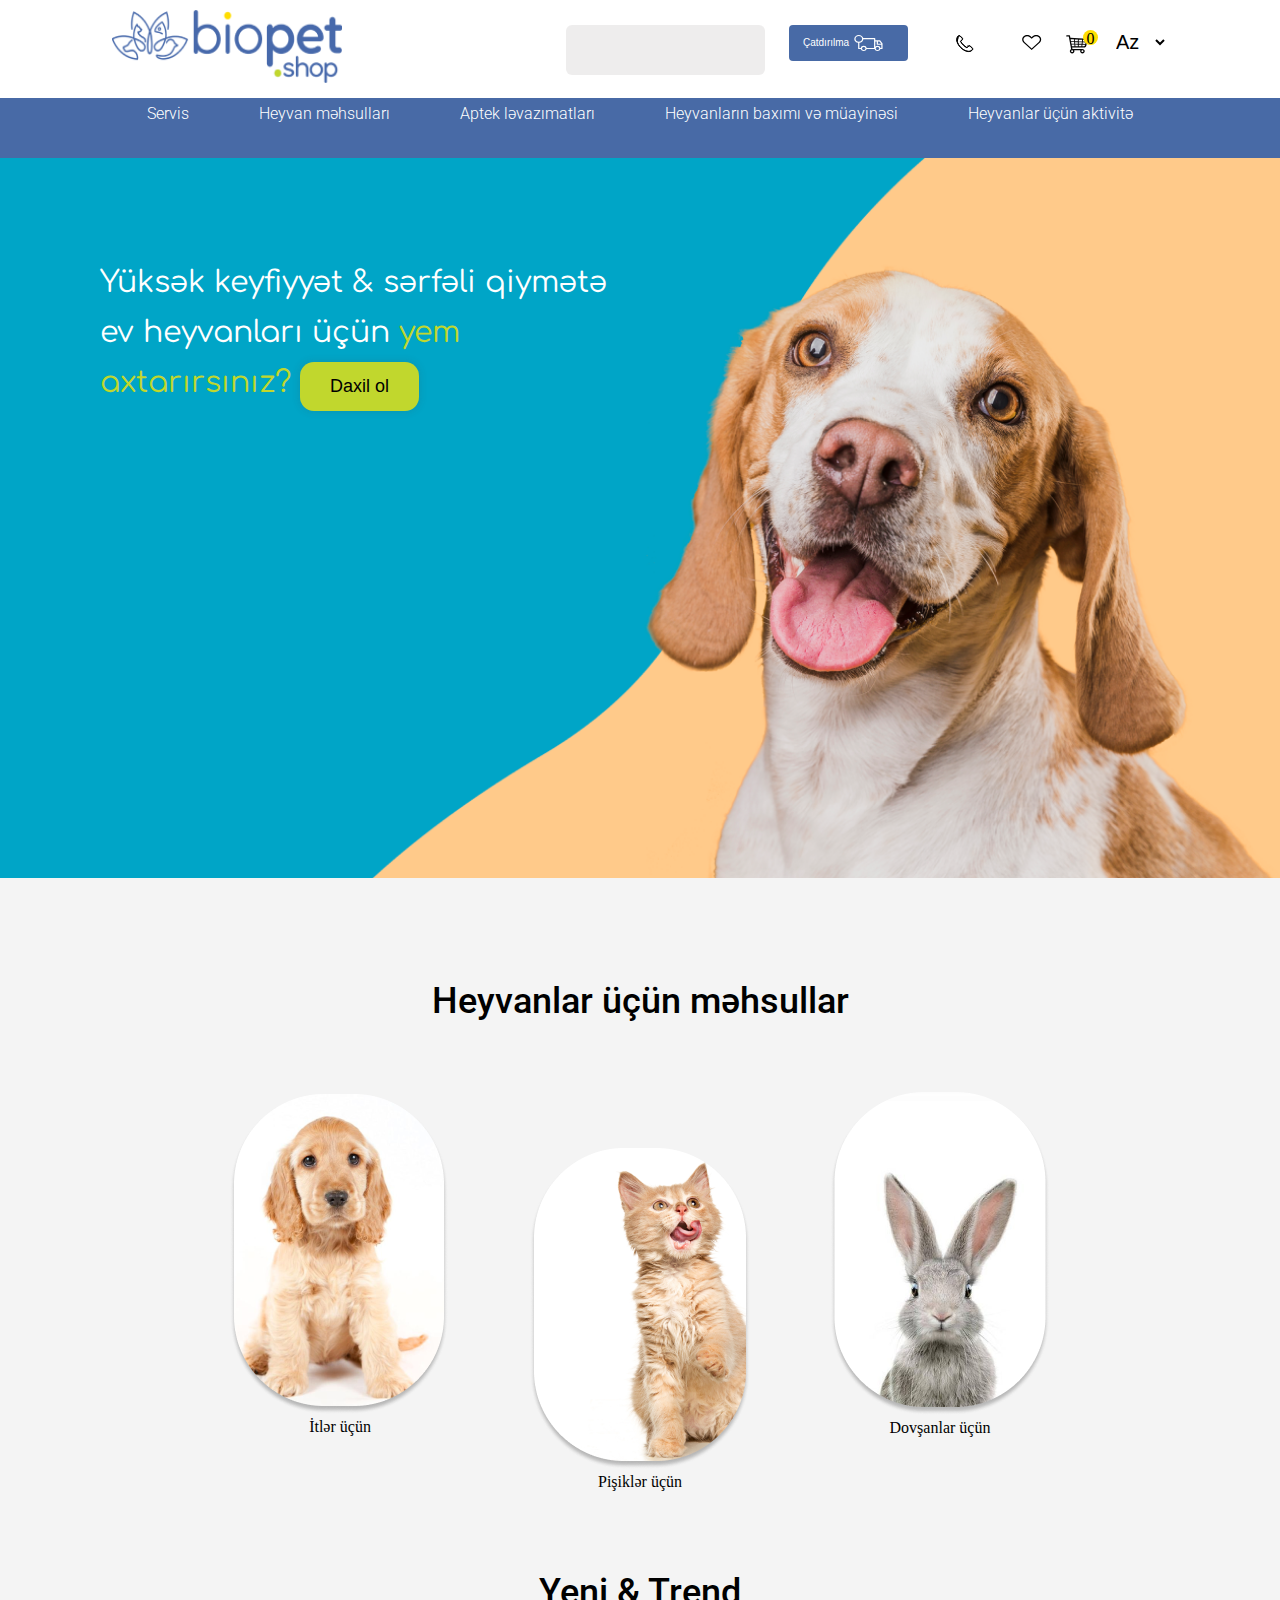
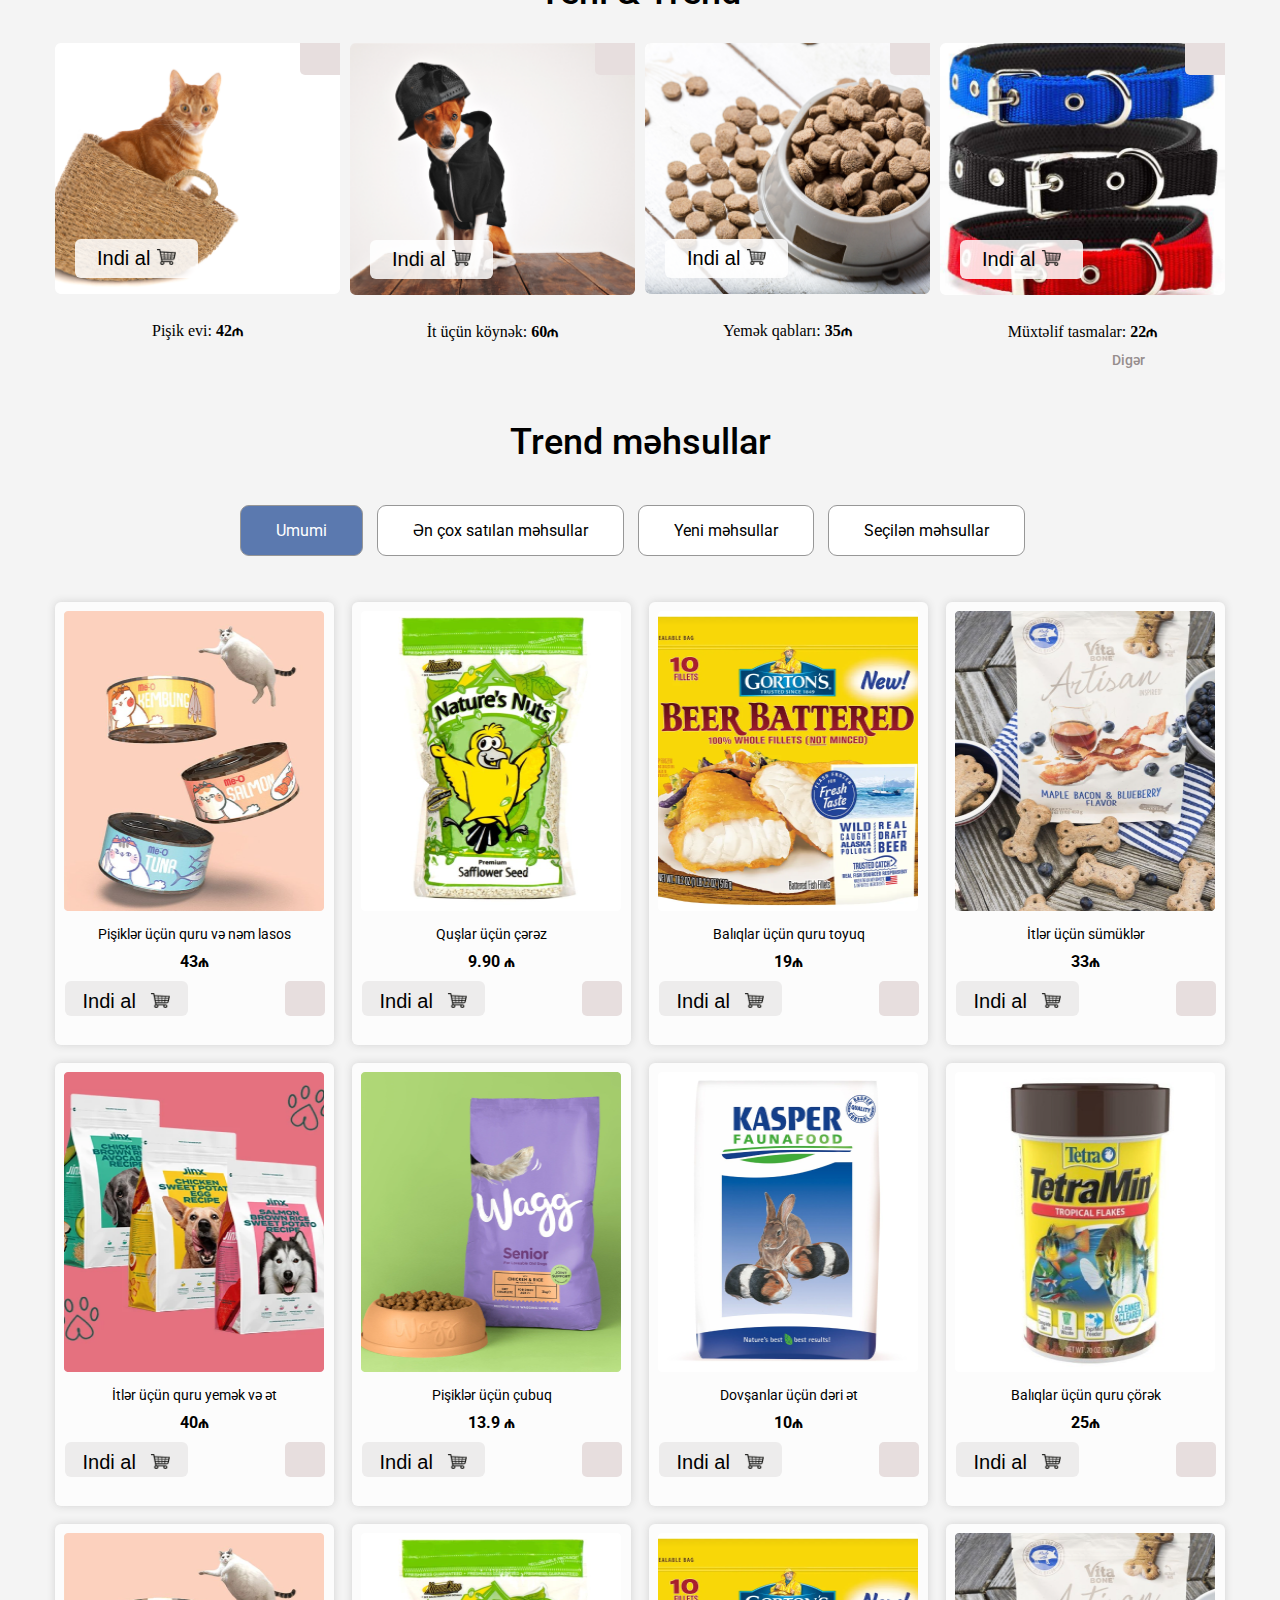
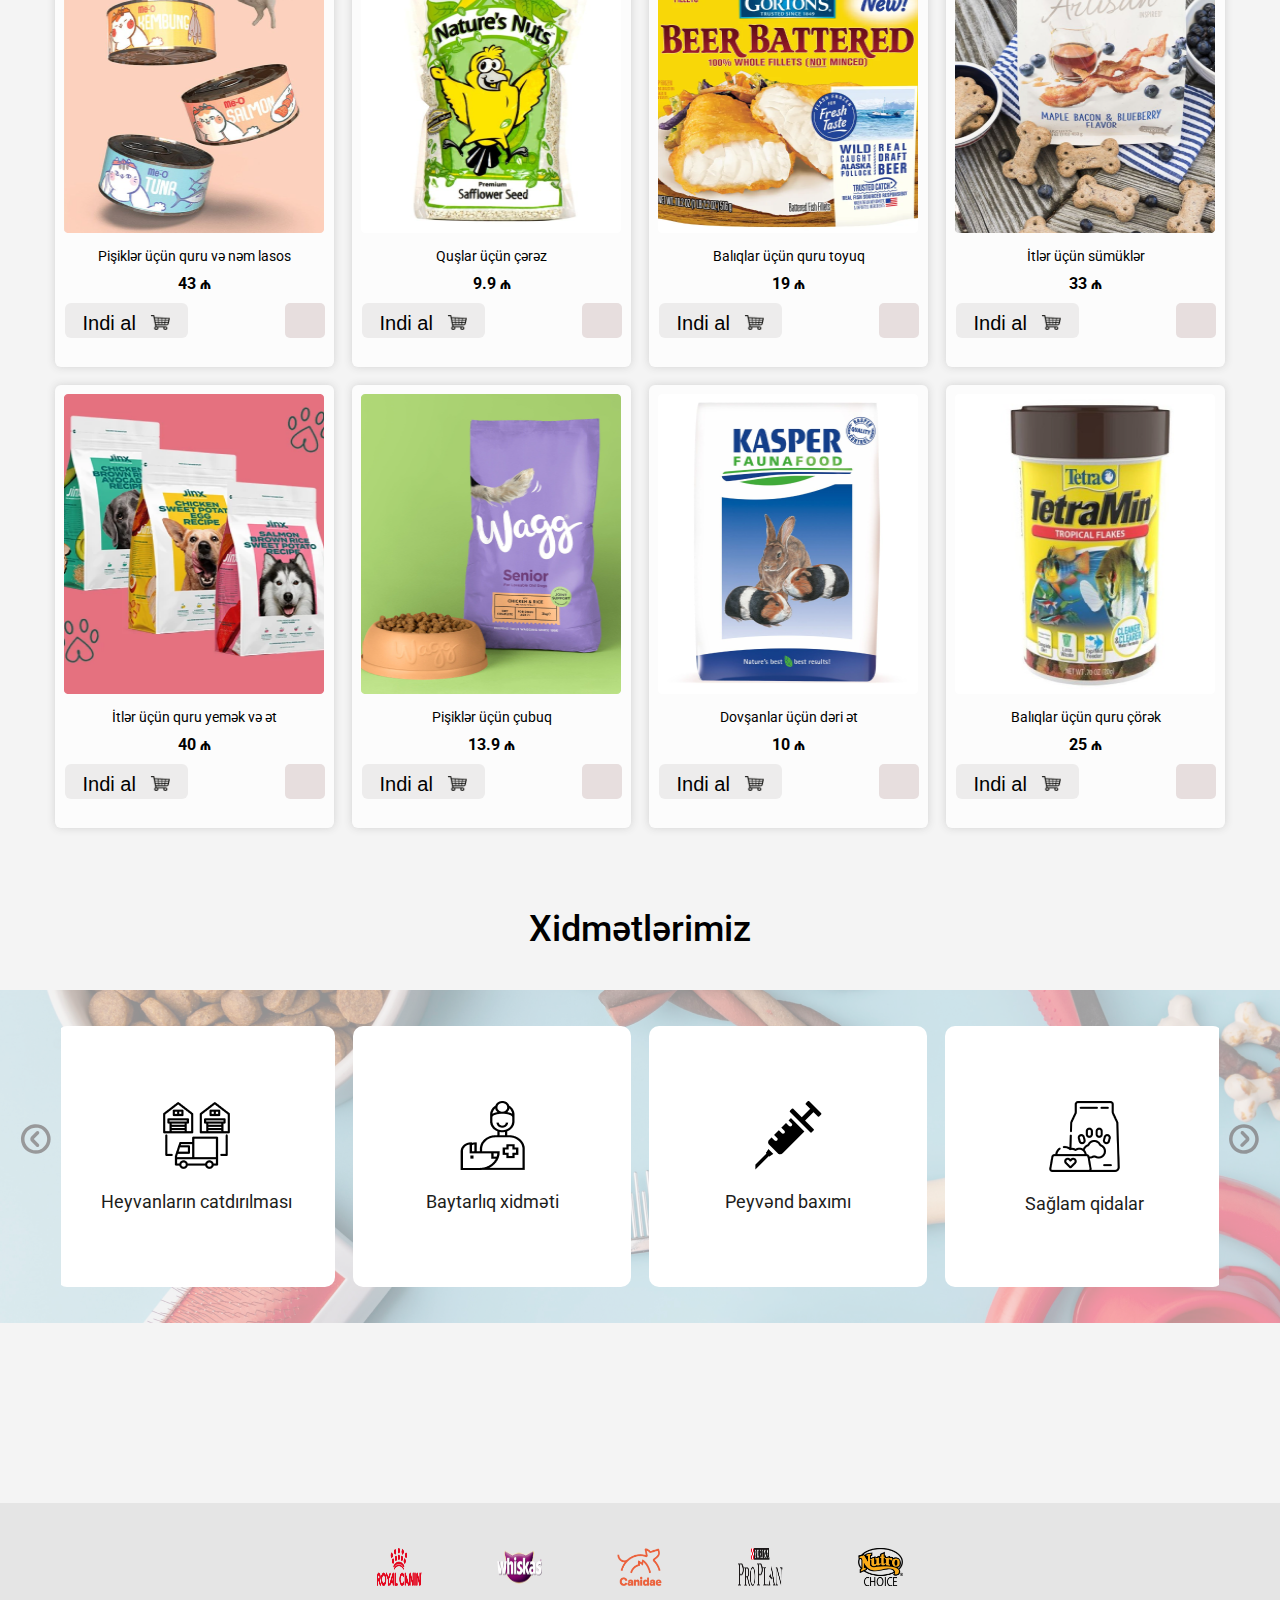
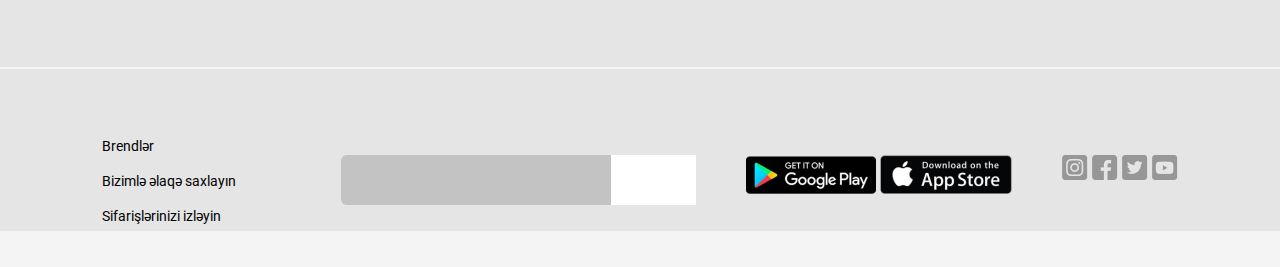
<file: index.html>
<!DOCTYPE html>
<html lang="en">
  <head>
    <meta charset="UTF-8" />
    <meta http-equiv="X-UA-Compatible" content="IE=edge" />
    <meta name="viewport" content="width=device-width, initial-scale=1.0" />
    <title>Document</title>
    <link rel="stylesheet" href="style.css" />
    <link rel="stylesheet" href="responsive.css" />
    <link
      rel="stylesheet"
      href="https://cdnjs.cloudflare.com/ajax/libs/font-awesome/6.2.0/css/all.min.css"
      integrity="sha512-xh6O/CkQoPOWDdYTDqeRdPCVd1SpvCA9XXcUnZS2FmJNp1coAFzvtCN9BmamE+4aHK8yyUHUSCcJHgXloTyT2A=="
      crossorigin="anonymous"
      referrerpolicy="no-referrer"
    />
    <link rel="preconnect" href="https://fonts.googleapis.com" />
    <link rel="preconnect" href="https://fonts.gstatic.com" crossorigin />
    <link
      href="https://fonts.googleapis.com/css2?family=Comfortaa:wght@300;400;500;600;700&display=swap"
      rel="stylesheet"
    />
    <link rel="preconnect" href="https://fonts.googleapis.com" />
    <link rel="preconnect" href="https://fonts.gstatic.com" crossorigin />
    <link
      href="https://fonts.googleapis.com/css2?family=Comfortaa:wght@300;400;500;600;700&family=Roboto:ital,wght@0,100;0,300;0,400;0,500;1,100;1,300;1,400;1,500&display=swap"
      rel="stylesheet"
    />
  </head>
  <body>
 <header>
      <div class="header_full">
        <div class="header_head_container">
          <img
            class="biopet"
            src="images/249d0859-6e00-4bd6-bae3-7f50f2a73db7 1.png"
            alt=""
          />
          <div class="header_right">
            <div class="serch_icon">
              <input class="input" type="text" name="" id="" />
              <i class="fa-solid fa-magnifying-glass"></i>
            </div>
            <div class="button">
              <button>Çatdırılma</button>
              <svg
                width="29"
                height="16"
                viewBox="0 0 29 16"
                fill="none"
                xmlns="http://www.w3.org/2000/svg"
              >
                <path
                  d="M4.13164 7.78243V13.5319C4.13164 13.8243 4.41272 14.0669 4.75167 14.0669H6.82671C7.16566 15.1797 8.33132 16 9.72019 16C11.1091 16 12.283 15.1797 12.6137 14.0669H20.6079C20.9469 15.1797 22.1126 16 23.5014 16C24.8903 16 26.0642 15.1797 26.3949 14.0669H27.9326C28.2715 14.0669 28.5526 13.8243 28.5526 13.5319V8.48863C28.5526 8.3745 28.5113 8.2675 28.4369 8.1819L26.2874 5.56398C26.1717 5.42131 25.9815 5.33571 25.7831 5.33571H21.3024V3.65225C21.3024 3.35979 21.0213 3.11725 20.6823 3.11725H9.25723C8.82734 1.34106 7.00032 0 4.8178 0C2.31288 0 0.279175 1.75479 0.279175 3.91618C0.279175 5.87071 1.95739 7.4971 4.13164 7.78243ZM9.72019 14.93C8.75294 14.93 7.96757 14.2523 7.96757 13.4177C7.96757 12.5831 8.75294 11.9055 9.72019 11.9055C10.6874 11.9055 11.4728 12.5831 11.4728 13.4177C11.4728 14.2523 10.6792 14.93 9.72019 14.93ZM23.5014 14.93C22.5342 14.93 21.7488 14.2523 21.7488 13.4177C21.7488 12.5831 22.5342 11.9055 23.5014 11.9055C24.4687 11.9055 25.254 12.5831 25.254 13.4177C25.254 14.2523 24.4687 14.93 23.5014 14.93ZM27.3125 8.66696V8.75256H23.9396V6.41284H25.4607L27.3125 8.66696ZM22.6995 6.41284V9.28756C22.6995 9.58003 22.9806 9.82256 23.3195 9.82256H27.3125V12.9969H26.4528C26.2213 11.77 24.9812 10.8355 23.5014 10.8355C22.6334 10.8355 21.848 11.1565 21.3024 11.6701V6.41284H22.6995ZM20.0623 13.004H12.6715C12.4401 11.7771 11.2 10.8426 9.72019 10.8426C8.24038 10.8426 7.00032 11.7771 6.76884 13.004H5.3717V7.80383C7.51288 7.57557 9.19109 6.06331 9.3399 4.19438H20.0623V13.004ZM4.8178 1.07713C6.63656 1.07713 8.11637 2.35399 8.11637 3.92332C8.11637 5.49264 6.63656 6.7695 4.8178 6.7695C2.99905 6.7695 1.51924 5.49264 1.51924 3.92332C1.51924 2.35399 2.99905 1.07713 4.8178 1.07713Z"
                  fill="white"
                />
              </svg>
            </div>
            
            <label for="head_icon" class="head_icon">
              <i class="fa-sharp fa-solid fa-caret-down"></i>
            </label>
            <input type="checkbox" name="" id="head_icon">
            <div class="icons">
              <svg
                class="tel"
                width="18"
                height="18"
                viewBox="0 0 18 18"
                fill="none"
                xmlns="http://www.w3.org/2000/svg"
              >
                <path
                  d="M2.16162 1.44014L2.16182 1.43994L2.53121 1.07072C2.62536 0.975815 2.73744 0.900558 2.86094 0.849337C2.98435 0.798159 3.11668 0.772005 3.25027 0.772393M2.16162 1.44014L1.23147 6.3455C1.73953 8.45285 3.03665 10.6094 4.85905 12.4327C6.68153 14.256 8.83618 15.5526 10.9423 16.0627L10.9426 16.0628C12.9219 16.5408 14.7043 16.2732 15.8449 15.1319L16.2147 14.7618L16.2148 14.7616C16.4051 14.5711 16.5119 14.3128 16.5119 14.0436C16.5119 13.7743 16.4051 13.5161 16.2148 13.3255L16.2147 13.3254L14.0903 11.1991L14.0901 11.1989C13.8997 11.0085 13.6414 10.9015 13.3721 10.9015C13.1027 10.9015 12.8444 11.0085 12.654 11.1989L12.6539 11.1991L11.063 12.791L11.0629 12.7911C11.0424 12.8116 11.0161 12.825 10.9876 12.8294C10.9591 12.8339 10.9299 12.8291 10.9043 12.8158L10.9043 12.8158C9.65169 12.1677 8.37783 11.2177 7.22593 10.065C6.07431 8.91262 5.12689 7.63866 4.47728 6.38468C4.46395 6.35891 4.45914 6.32952 4.46358 6.30078C4.46802 6.27213 4.48141 6.24568 4.50177 6.22522C4.50178 6.22522 4.50178 6.22521 4.50179 6.22521C4.50184 6.22515 4.50189 6.2251 4.50194 6.22505L6.09307 4.63325L6.09325 4.63307C6.28353 4.44251 6.39034 4.18422 6.39034 3.91499C6.39034 3.64576 6.28353 3.38748 6.09325 3.19692L6.09315 3.19682L3.96931 1.07108C3.96912 1.0709 3.96894 1.07071 3.96875 1.07053C3.87444 0.975744 3.76227 0.900585 3.63873 0.849407C3.51558 0.798393 3.38356 0.77222 3.25027 0.772393M2.16162 1.44014C1.02117 2.58137 0.753841 4.36551 1.23145 6.34543L2.16162 1.44014ZM3.25027 0.772393C3.25096 0.772395 3.25165 0.772398 3.25235 0.772401L3.24986 1.27239L3.25027 0.772393ZM10.882 16.3295L10.8788 16.3287C8.7608 15.8174 6.54951 14.5103 4.66866 12.6265C2.78744 10.7423 1.47955 8.52884 0.968541 6.41143L0.968515 6.41132C0.430038 4.1823 0.835262 2.38176 1.96941 1.24683L2.33889 0.877094C2.33894 0.877047 2.33898 0.877 2.33903 0.876953C2.58085 0.635526 2.90842 0.5 3.24986 0.5C3.59138 0.5 3.91901 0.635579 4.16084 0.877094L6.28555 3.00285C6.52702 3.24474 6.66271 3.57273 6.66271 3.91478C6.66271 4.25683 6.52702 4.58482 6.28555 4.82671L5.03041 6.08229L4.76087 6.35193L4.94954 6.68322C5.57591 7.7831 6.42289 8.87578 7.41813 9.87172C8.41341 10.8677 9.50618 11.7157 10.6048 12.3424L10.9365 12.5316L11.2063 12.2615L12.4613 11.0053L12.1076 10.6519L12.4613 11.0053C12.5809 10.8855 12.7229 10.7906 12.8791 10.7258C13.0353 10.661 13.2028 10.6277 13.3719 10.6277C13.541 10.6277 13.7084 10.661 13.8646 10.7258C14.0209 10.7906 14.1628 10.8855 14.2824 11.0053L14.2825 11.0053L16.4072 13.1315C16.4073 13.1316 16.4073 13.1316 16.4073 13.1316C16.6487 13.3734 16.7844 13.7012 16.7844 14.0431C16.7844 14.3851 16.6487 14.713 16.4072 14.9548L16.0373 15.3246L16.0367 15.3251C15.2341 16.1298 14.1069 16.5627 12.7312 16.563C12.1078 16.5583 11.4871 16.4799 10.882 16.3295Z"
                  fill="black"
                  stroke="black"
                />
              </svg>
              <i style="cursor: pointer" class="fa-regular fa-user"></i>

              <svg
                class="header_heart"
                width="20"
                height="15"
                viewBox="0 0 20 15"
                fill="none"
                xmlns="http://www.w3.org/2000/svg"
              >
                <path
                  d="M17.7027 7.72466C19.6566 5.95615 19.6566 3.08052 17.7027 1.32638C15.7488 -0.442128 12.5718 -0.442128 10.6179 1.32638L9.66475 2.18907L8.71164 1.32638C6.75776 -0.442128 3.58071 -0.442128 1.64272 1.32638C0.689602 2.17469 0.181274 3.32495 0.181274 4.53271C0.181274 5.74047 0.705487 6.87635 1.64272 7.73904L9.66475 15L17.7027 7.72466ZM1.43621 4.53271C1.43621 3.62689 1.81745 2.77858 2.53229 2.14594C3.26301 1.48454 4.21612 1.15385 5.16924 1.15385C6.12235 1.15385 7.07546 1.48454 7.80618 2.14594L9.66475 3.8138L11.5233 2.13156C12.9848 0.808771 15.3517 0.808771 16.7972 2.13156C17.4962 2.7642 17.8933 3.61251 17.8933 4.51833C17.8933 5.42416 17.5121 6.27247 16.7972 6.9051L9.66475 13.3753L2.53229 6.91948C1.83334 6.27247 1.43621 5.42416 1.43621 4.53271Z"
                  fill="black"
                />
              </svg>

              <div class="basket_icon">
                <svg
                  class="baskett"
                  width="22"
                  height="19"
                  viewBox="0 0 22 19"
                  fill="none"
                  xmlns="http://www.w3.org/2000/svg"
                >
                  <path
                    d="M0.819496 0.265747H3.33801C3.36181 0.265747 3.38203 0.276642 3.40517 0.279034C3.45347 0.28387 3.49862 0.291736 3.54388 0.306511C3.58177 0.318787 3.61597 0.333934 3.6505 0.352323C3.69023 0.373528 3.72606 0.396541 3.76069 0.425187C3.79256 0.451441 3.81961 0.479396 3.84595 0.510912C3.87311 0.543385 3.89631 0.576442 3.91691 0.61407C3.93821 0.652708 3.95317 0.692355 3.96623 0.735191C3.97333 0.758416 3.98867 0.777071 3.99323 0.801465L4.37466 2.84543L20.6741 3.77938C20.7365 3.77512 20.7916 3.78405 20.8614 3.79043C21.2235 3.82274 21.4923 4.13397 21.4654 4.48941C21.4633 4.5162 21.4598 4.54214 21.4546 4.56765L20.3189 10.6408C20.0592 11.5826 19.2591 12.5333 18.0558 12.5333H6.18267L6.43689 13.8955H16.4275C17.6924 13.8955 18.7219 14.9049 18.7219 16.1451C18.7219 17.3858 17.6924 18.3951 16.4275 18.3951C15.1626 18.3951 14.1332 17.3858 14.1332 16.1451C14.1332 15.8071 14.2151 15.4895 14.3519 15.2016H8.21704C8.35385 15.4895 8.43575 15.8071 8.43575 16.1451C8.43575 17.3858 7.40632 18.3951 6.14142 18.3951C4.87653 18.3951 3.84709 17.3858 3.84709 16.1451C3.84709 15.2632 4.37233 14.5059 5.12782 14.1373L2.7828 1.57188H0.819496C0.451778 1.57188 0.153442 1.27936 0.153442 0.918813C0.153442 0.558266 0.451778 0.265747 0.819496 0.265747ZM5.46225 8.67285L8.28474 8.71632L8.13102 7.11247L5.1547 7.02499L5.46225 8.67285ZM19.5629 7.44851L16.7424 7.3656L16.5579 8.84366L19.2945 8.88581L19.5629 7.44851ZM15.8514 7.3394L12.7512 7.24831V8.78504L15.6653 8.82995L15.8514 7.3394ZM12.7512 6.37676L15.9598 6.47109L16.1648 4.82939L12.7512 4.63371V6.37676ZM11.8632 4.58279L8.76358 4.40507L8.9418 6.26478L11.8632 6.35066V4.58279ZM12.7512 9.65601V11.2271H15.366L15.5568 9.69922L12.7512 9.65601ZM11.8632 9.64235L9.26165 9.60233L9.41738 11.2271H11.8632V9.64235ZM11.8632 8.77138V7.22221L9.02554 7.13877L9.17807 8.73004L11.8632 8.77138ZM4.99117 6.14865L8.04728 6.23847L7.86667 4.35368L4.62144 4.16761L4.99117 6.14865ZM17.0528 4.88031L16.8509 6.49724L19.7248 6.58174C19.8459 5.93665 19.9423 5.43532 20.0245 5.05064L17.0528 4.88031ZM19.0206 10.353L19.1324 9.75428L16.4493 9.71298L16.2603 11.2271H18.0558C18.6265 11.2271 18.9443 10.6208 19.0206 10.353ZM8.52535 11.2271L8.36832 9.58857L5.62524 9.54631L5.93892 11.2271H8.52535ZM15.4653 16.1451C15.4653 16.6655 15.8968 17.089 16.4275 17.089C16.9583 17.089 17.3898 16.6655 17.3898 16.1451C17.3898 15.6247 16.9583 15.2016 16.4275 15.2016C15.8968 15.2016 15.4653 15.6247 15.4653 16.1451ZM6.14142 17.089C6.67218 17.089 7.10365 16.6655 7.10365 16.1451C7.10365 15.6247 6.67218 15.2016 6.14142 15.2016C5.61066 15.2016 5.1792 15.6247 5.1792 16.1451C5.1792 16.6655 5.61066 17.089 6.14142 17.089Z"
                    fill="#050505"
                  />
                </svg>

                <span class="count"></span>
              </div>

              <select name="" id="option">
                <option value="Az">Az</option>
                <option value="Rus">Rus</option>
              </select>
            </div>
          </div>
        </div>

        <nav>
          <label for="nav_icon" class="nav_icon"><i class="fa-solid fa-bars"></i></label>
          <input type="checkbox" name="" id="nav_icon">

          <ul class="header_blue2">
            <li>Servis
             <label for="check1" class="check1">
              <i class="fa-sharp fa-solid fa-chevron-down down"></i>
             </label>
             <input type="checkbox" name="" id="check1">

             <div class="servis_container k">
              <ul>
                <li>İtlər</li>
                <li> Pişiklər</li>
                <li> Balıqlar </li>
                <li>Quşlar</li>
                <li>Dovşanlar</li>
              </ul>
            </div>
            </li>

            <li>Heyvan məhsulları
             <label for="check2" class="check2">
              <i class="fa-sharp fa-solid fa-chevron-down down"></i>
             </label>
             <input type="checkbox" name="" id="check2">

             <div class="mehsul_container k">
              <ul>
                <li>İtlər</li>
                <li> Pişiklər</li>
                <li> Balıqlar </li>
                <li>Quşlar</li>
                <li>Dovşanlar</li>
        
              </ul>

             </div>



            </li>

            <li>Aptek ləvazımatları
              <label for="check3" class="check3">
                <i class="fa-sharp fa-solid fa-chevron-down down"></i>

              </label>
              <input type="checkbox" id="check3">

              <div class="aptec_container k">
                <ul>
                  <li>İtlər</li>
                  <li> Pişiklər</li>
                  <li> Balıqlar </li>
                  <li>Quşlar</li>
                  <li>Dovşanlar</li>
                  <li>Gəmiricilər</li>
                  <li>Digər heyvanlar</li>
                </ul>
              </div>



            </li>

            <li> Heyvanların baxımı və müayinəsi
            <label for="check4" class="check4">
              <i class="fa-sharp fa-solid fa-chevron-down down"></i>
            </label>
            <input type="checkbox" name="" id="check4">
            <div class="muayine_container k">
              <ul>
                <li>İtlər</li>
                <li> Pişiklər</li>
                <li> Balıqlar </li>
                <li>Quşlar</li>

              </ul>
            </div>
            
            </li>

            <li>Heyvanlar üçün aktivitə
              <label for="check5" class="check5">
                <i class="fa-sharp fa-solid fa-chevron-down down"></i>
              </label>
              <input type="checkbox" name="" id="check5">
              <div class="aktivite_container k">

                <ul>
                  <li>İtlər</li>
                  <li> Pişiklər</li>
                  <li> Balıqlar </li>
                  <li>Quşlar</li>
  
                </ul>

              </div>
            </li>
          </ul>
        </nav>

        <div class="header_center_img">
          <h3>
            Yüksək keyfiyyət & sərfəli qiymətə ev heyvanları üçün
            <span> yem axtarırsınız?</span>

            <button>Daxil ol</button>
          </h3>
        </div>
        <div class="basket_container">
          <div class="total_card">
            <p>Umumi Cem: <span class="total_price"></span></p>
          </div>


          <div class="basket_list">

          </div>
        </div>
      </div>
    </header>

  <main>
      <section>
        <div class="grid_container">
          <h1>Heyvanlar üçün məhsullar</h1>
          <div class="slider1_container">

          

          <svg
          onclick="changeSlider('left')"
            class="left"
            width="31"
            height="30"
            viewBox="0 0 31 30"
            fill="none"
            xmlns="http://www.w3.org/2000/svg"
          >
            <path
              d="M30.9416 15C30.9416 12.0333 30.0625 9.13319 28.4154 6.66645C26.7684 4.19971 24.4273 2.27713 21.6883 1.14181C18.9493 0.00649871 15.9354 -0.290551 13.0277 0.288227C10.1201 0.867005 7.44917 2.29562 5.35283 4.3934C3.2565 6.49119 1.82889 9.16393 1.25051 12.0736C0.672134 14.9834 0.968978 17.9994 2.1035 20.7402C3.23803 23.4811 5.15928 25.8238 7.6243 27.472C10.0893 29.1203 12.9874 30 15.9521 30C17.921 30.0016 19.8709 29.6147 21.6902 28.8615C23.5096 28.1083 25.1627 27.0034 26.5549 25.6102C27.9472 24.217 29.0512 22.5628 29.8039 20.7422C30.5567 18.9216 30.9433 16.9703 30.9416 15ZM4.48945 15C4.48945 12.7313 5.16172 10.5136 6.42125 8.62728C7.68078 6.74096 9.47099 5.27074 11.5655 4.40256C13.66 3.53438 15.9648 3.30723 18.1883 3.74982C20.4118 4.19242 22.4543 5.28488 24.0574 6.88907C25.6604 8.49326 26.7521 10.5371 27.1944 12.7622C27.6367 14.9873 27.4097 17.2936 26.5421 19.3896C25.6746 21.4856 24.2054 23.277 22.3204 24.5374C20.4353 25.7978 18.2192 26.4706 15.9521 26.4706C14.4459 26.4736 12.954 26.179 11.5619 25.6036C10.1699 25.0282 8.90504 24.1834 7.84003 23.1177C6.77503 22.0519 5.93081 20.7862 5.35583 19.3932C4.78085 18.0001 4.48643 16.5072 4.48945 15ZM18.8618 20.0294L13.9241 15L18.95 9.97059C19.2719 9.64184 19.4512 9.19924 19.4489 8.73895C19.4466 8.27867 19.2628 7.83789 18.9376 7.51242C18.6123 7.18694 18.1719 7.00306 17.7119 7.00074C17.2519 6.99841 16.8096 7.17783 16.4811 7.5L11.4552 12.5294C11.1202 12.8568 10.854 13.248 10.6723 13.6798C10.4906 14.1117 10.397 14.5755 10.397 15.0441C10.397 15.5127 10.4906 15.9766 10.6723 16.4084C10.854 16.8403 11.1202 17.2314 11.4552 17.5588L16.4811 22.5882C16.6404 22.7555 16.8319 22.8886 17.0441 22.9795C17.2563 23.0705 17.4847 23.1174 17.7155 23.1174C17.9464 23.1174 18.1748 23.0705 18.387 22.9795C18.5992 22.8886 18.7907 22.7555 18.95 22.5882C19.5672 21.7941 19.5672 20.6471 18.8618 20.0294Z"
              fill="#6B6161"
              fill-opacity="0.59"
            />
          </svg>

          <div class="grid_container1">
            <div class="grid_card">
              <img src="images/image 3.png" alt="" />
              <p>İtlər üçün</p>
            </div>
            <div class="grid_card">
              <img src="images/cat-white-background 1.png" alt="" />
              <p>Pişiklər üçün</p>
            </div>
            <div class="grid_card">
              <img src="images/image 2.png" alt="" />
              <p>Dovşanlar üçün</p>
            </div>
          </div>
          
          <svg
          onclick="changeSlider('right')"
            class="right"
            width="31"
            height="30"
            viewBox="0 0 31 30"
            fill="none"
            xmlns="http://www.w3.org/2000/svg"
          >
            <path
              d="M0.0639726 14.6406C-0.00708145 17.6064 0.802332 20.5268 2.38986 23.0323C3.97738 25.5378 6.27172 27.516 8.98273 28.7167C11.6937 29.9174 14.6997 30.2866 17.6204 29.7777C20.5411 29.2689 23.2454 27.9047 25.3914 25.8578C27.5374 23.8109 29.0286 21.1732 29.6765 18.2782C30.3244 15.3832 30.0999 12.3609 29.0313 9.59362C27.9628 6.82632 26.0982 4.43824 23.6733 2.73137C21.2485 1.02451 18.3723 0.0755224 15.4085 0.00441918C13.4402 -0.0444271 11.4816 0.295573 9.6447 1.00496C7.80783 1.71436 6.12876 2.77922 4.70356 4.13863C3.27836 5.49804 2.13499 7.12531 1.33888 8.92735C0.542771 10.7294 0.109539 12.6708 0.0639726 14.6406ZM26.5086 15.275C26.4543 17.543 25.7291 19.744 24.4247 21.5995C23.1204 23.4551 21.2955 24.882 19.1807 25.6997C17.066 26.5173 14.7565 26.6892 12.5442 26.1934C10.3319 25.6976 8.31622 24.5564 6.75202 22.9143C5.18783 21.2721 4.14538 19.2026 3.75651 16.9676C3.36764 14.7326 3.64981 12.4323 4.56734 10.3578C5.48487 8.28319 6.99655 6.52749 8.91122 5.31266C10.8259 4.09783 13.0575 3.47844 15.324 3.53281C16.8298 3.56591 18.3142 3.89624 19.6921 4.50484C21.07 5.11344 22.3142 5.98833 23.3534 7.07931C24.3926 8.17029 25.2062 9.45588 25.7477 10.8623C26.2891 12.2687 26.5477 13.7683 26.5086 15.275ZM12.2608 9.90233L17.0767 15.0487L11.9317 19.9561C11.602 20.2771 11.4122 20.7152 11.4035 21.1754C11.3948 21.6357 11.5679 22.0807 11.8853 22.4139C12.2026 22.7471 12.6386 22.9415 13.0983 22.9548C13.5581 22.9682 14.0046 22.7994 14.3407 22.4852L19.4857 17.5778C19.8284 17.2585 20.1039 16.8739 20.2959 16.4465C20.4879 16.0191 20.5926 15.5576 20.6038 15.0892C20.615 14.6208 20.5326 14.1548 20.3612 13.7187C20.1899 13.2826 19.9332 12.8852 19.6061 12.5498L14.7021 7.40135C14.5469 7.23036 14.3586 7.09269 14.1487 6.99667C13.9387 6.90065 13.7115 6.84828 13.4807 6.84275C13.2499 6.83721 13.0204 6.87862 12.8061 6.96446C12.5918 7.0503 12.3972 7.17879 12.2339 7.34214C11.5979 8.12122 11.5704 9.26795 12.2608 9.90233Z"
              fill="#6B6161"
              fill-opacity="0.59"
            />
          </svg>
        </div>

        </div>
      </section>


      <section>
        <div class="grid_container">
          <h1>Yeni & Trend</h1>

          <div class="grid_container2"></div>
          <span class="diger">Digər</span>
        </div>
      </section>




      <section>
        <div class="grid_container3">
          <h1>Trend məhsullar</h1>
          <div class="grid_contianer3_buttons">
            <button class="item active" data-name="All">Umumi</button>
            <button class="item " data-name="satılan">Ən çox satılan məhsullar </button>
            <button class="item" data-name="yeni">Yeni məhsullar</button>
            <button class="item" data-name="secilen">Seçilən məhsullar</button>
          </div>

          <div class="trend_container">
            <div class="trend_card" data-name="satılan">
              <img
                src="images/Me-O Cat Food - Pets - Package Inspiration 1.png"
                alt=""
              />

              <p>Pişiklər üçün quru və nəm lasos</p>
              <span>43₼</span>

              <div class="trend_end">
                <button>
                  Indi al <img src="images/vectorlar.png" alt="" />
                </button>

                <h6>
                  <i class="fa-regular fa-heart"></i>
                </h6>
              </div>
            </div>
            <div class="trend_card" data-name="yeni">
              <img
                src="images/Natures Nuts 00029 8 Lbs Premium Safflower Seed (Pack of 4) 1.png"
                alt=""
              />

              <p>Quşlar üçün çərəz</p>
              <span>9.90 ₼</span>

              <div class="trend_end">
                <button>
                  Indi al <img src="images/vectorlar.png" alt="" />
                </button>

                <h6>
                  <i class="fa-regular fa-heart"></i>
                </h6>
              </div>
            </div>
            <div class="trend_card" data-name="satılan">
              <img src="images/image 5.png" alt="" />

              <p>Balıqlar üçün quru toyuq</p>
              <span>19₼</span>

              <div class="trend_end">
                <button>
                  Indi al <img src="images/vectorlar.png" alt="" />
                </button>

                <h6>
                  <i class="fa-regular fa-heart"></i>
                </h6>
              </div>
            </div>
            <div class="trend_card" data-name="yeni">
              <img
                src="images/Dog Friendly Kennebunk, Maine - Daily Dog Tag 1.png"
                alt=""
              />

              <p>İtlər üçün sümüklər</p>
              <span>33₼</span>

              <div class="trend_end">
                <button>
                  Indi al <img src="images/vectorlar.png" alt="" />
                </button>

                <h6>
                  <i class="fa-regular fa-heart"></i>
                </h6>
              </div>
            </div>
          

            <div class="trend_card" data-name="satılan">
              <img
                src="images/JINX_ Premium Dog Food Made for Modern Dogs 1.png"
                alt=""
              />

              <p>İtlər üçün quru yemək və ət</p>
              <span>40₼</span>

              <div class="trend_end">
                <button>
                  Indi al <img src="images/vectorlar.png" alt="" />
                </button>

                <h6>
                  <i class="fa-regular fa-heart"></i>
                </h6>
              </div>
            </div>
            <div class="trend_card" data-name="secilen">
              <img
                src="images/Wagg Sets Tails Going With a Rebrand by Robot Food 1.png"
                alt=""
              />

              <p>Pişiklər üçün çubuq</p>
              <span>13.9 ₼</span>

              <div class="trend_end">
                <button>
                  Indi al <img src="images/vectorlar.png" alt="" />
                </button>

                <h6>
                  <i class="fa-regular fa-heart"></i>
                </h6>
              </div>
            </div>
            <div class="trend_card" data-name="secilen">
              <img
                src="images/Kasper Faunafood Caviakorrel - Caviavoer - 4 kg 1.png"
                alt=""
              />

              <p>Dovşanlar üçün dəri ət</p>
              <span>10₼</span>

              <div class="trend_end">
                <button>
                  Indi al <img src="images/vectorlar.png" alt="" />
                </button>

                <h6>
                  <i class="fa-regular fa-heart"></i>
                </h6>
              </div>
            </div>
            <div class="trend_card" data-name="secilen">
              <img src="images/image 4.png" alt="" />

              <p>Balıqlar üçün quru çörək</p>
              <span>25₼</span>

              <div class="trend_end">
                <button>
                  Indi al <img src="images/vectorlar.png" alt="" />
                </button>

                <h6>
                  <i class="fa-regular fa-heart"></i>
                </h6>
              </div>
            </div> 
          </div>
        </div>
      </section>

      <section>
        <h1>Xidmətlərimiz</h1>

        <div class="flex_container">
          <div class="slider1_container">
          <svg
            class="left1"
            width="31"
            height="30"
            viewBox="0 0 31 30"
            fill="none"
            xmlns="http://www.w3.org/2000/svg"
          >
            <path
              d="M30.9416 15C30.9416 12.0333 30.0625 9.13319 28.4154 6.66645C26.7684 4.19971 24.4273 2.27713 21.6883 1.14181C18.9493 0.00649871 15.9354 -0.290551 13.0277 0.288227C10.1201 0.867005 7.44917 2.29562 5.35283 4.3934C3.2565 6.49119 1.82889 9.16393 1.25051 12.0736C0.672134 14.9834 0.968978 17.9994 2.1035 20.7402C3.23803 23.4811 5.15928 25.8238 7.6243 27.472C10.0893 29.1203 12.9874 30 15.9521 30C17.921 30.0016 19.8709 29.6147 21.6902 28.8615C23.5096 28.1083 25.1627 27.0034 26.5549 25.6102C27.9472 24.217 29.0512 22.5628 29.8039 20.7422C30.5567 18.9216 30.9433 16.9703 30.9416 15ZM4.48945 15C4.48945 12.7313 5.16172 10.5136 6.42125 8.62728C7.68078 6.74096 9.47099 5.27074 11.5655 4.40256C13.66 3.53438 15.9648 3.30723 18.1883 3.74982C20.4118 4.19242 22.4543 5.28488 24.0574 6.88907C25.6604 8.49326 26.7521 10.5371 27.1944 12.7622C27.6367 14.9873 27.4097 17.2936 26.5421 19.3896C25.6746 21.4856 24.2054 23.277 22.3204 24.5374C20.4353 25.7978 18.2192 26.4706 15.9521 26.4706C14.4459 26.4736 12.954 26.179 11.5619 25.6036C10.1699 25.0282 8.90504 24.1834 7.84003 23.1177C6.77503 22.0519 5.93081 20.7862 5.35583 19.3932C4.78085 18.0001 4.48643 16.5072 4.48945 15ZM18.8618 20.0294L13.9241 15L18.95 9.97059C19.2719 9.64184 19.4512 9.19924 19.4489 8.73895C19.4466 8.27867 19.2628 7.83789 18.9376 7.51242C18.6123 7.18694 18.1719 7.00306 17.7119 7.00074C17.2519 6.99841 16.8096 7.17783 16.4811 7.5L11.4552 12.5294C11.1202 12.8568 10.854 13.248 10.6723 13.6798C10.4906 14.1117 10.397 14.5755 10.397 15.0441C10.397 15.5127 10.4906 15.9766 10.6723 16.4084C10.854 16.8403 11.1202 17.2314 11.4552 17.5588L16.4811 22.5882C16.6404 22.7555 16.8319 22.8886 17.0441 22.9795C17.2563 23.0705 17.4847 23.1174 17.7155 23.1174C17.9464 23.1174 18.1748 23.0705 18.387 22.9795C18.5992 22.8886 18.7907 22.7555 18.95 22.5882C19.5672 21.7941 19.5672 20.6471 18.8618 20.0294Z"
              fill="#6B6161"
              fill-opacity="0.59"
            />
          </svg>

          <div class="flex_container1_in">
            <div class="flex_card1">
              <div class="flex_card1_in">
                <img src="images/distribution 1.png" alt="" />
                <p>Heyvanların catdırılması</p>
              </div>
            </div>
            <div class="flex_card1">
              <div class="flex_card1_in">
                <img src="images/Group.png" alt="" />
                <p>Baytarlıq xidməti</p>
              </div>
            </div>
            <div class="flex_card1">
              <div class="flex_card1_in">
                <img src="images/Syringe.png" alt="" />
                <p>Peyvənd baxımı</p>
              </div>
            </div>
            <div class="flex_card1">
              <div class="flex_card1_in">
                <img src="images/pet-food 1.png" alt="" />
                <p>Sağlam qidalar</p>
              </div>
            </div>
          </div>

          <svg
            class="right1"
            width="31"
            height="30"
            viewBox="0 0 31 30"
            fill="none"
            xmlns="http://www.w3.org/2000/svg"
          >
            <path
              d="M0.0639726 14.6406C-0.00708145 17.6064 0.802332 20.5268 2.38986 23.0323C3.97738 25.5378 6.27172 27.516 8.98273 28.7167C11.6937 29.9174 14.6997 30.2866 17.6204 29.7777C20.5411 29.2689 23.2454 27.9047 25.3914 25.8578C27.5374 23.8109 29.0286 21.1732 29.6765 18.2782C30.3244 15.3832 30.0999 12.3609 29.0313 9.59362C27.9628 6.82632 26.0982 4.43824 23.6733 2.73137C21.2485 1.02451 18.3723 0.0755224 15.4085 0.00441918C13.4402 -0.0444271 11.4816 0.295573 9.6447 1.00496C7.80783 1.71436 6.12876 2.77922 4.70356 4.13863C3.27836 5.49804 2.13499 7.12531 1.33888 8.92735C0.542771 10.7294 0.109539 12.6708 0.0639726 14.6406ZM26.5086 15.275C26.4543 17.543 25.7291 19.744 24.4247 21.5995C23.1204 23.4551 21.2955 24.882 19.1807 25.6997C17.066 26.5173 14.7565 26.6892 12.5442 26.1934C10.3319 25.6976 8.31622 24.5564 6.75202 22.9143C5.18783 21.2721 4.14538 19.2026 3.75651 16.9676C3.36764 14.7326 3.64981 12.4323 4.56734 10.3578C5.48487 8.28319 6.99655 6.52749 8.91122 5.31266C10.8259 4.09783 13.0575 3.47844 15.324 3.53281C16.8298 3.56591 18.3142 3.89624 19.6921 4.50484C21.07 5.11344 22.3142 5.98833 23.3534 7.07931C24.3926 8.17029 25.2062 9.45588 25.7477 10.8623C26.2891 12.2687 26.5477 13.7683 26.5086 15.275ZM12.2608 9.90233L17.0767 15.0487L11.9317 19.9561C11.602 20.2771 11.4122 20.7152 11.4035 21.1754C11.3948 21.6357 11.5679 22.0807 11.8853 22.4139C12.2026 22.7471 12.6386 22.9415 13.0983 22.9548C13.5581 22.9682 14.0046 22.7994 14.3407 22.4852L19.4857 17.5778C19.8284 17.2585 20.1039 16.8739 20.2959 16.4465C20.4879 16.0191 20.5926 15.5576 20.6038 15.0892C20.615 14.6208 20.5326 14.1548 20.3612 13.7187C20.1899 13.2826 19.9332 12.8852 19.6061 12.5498L14.7021 7.40135C14.5469 7.23036 14.3586 7.09269 14.1487 6.99667C13.9387 6.90065 13.7115 6.84828 13.4807 6.84275C13.2499 6.83721 13.0204 6.87862 12.8061 6.96446C12.5918 7.0503 12.3972 7.17879 12.2339 7.34214C11.5979 8.12122 11.5704 9.26795 12.2608 9.90233Z"
              fill="#6B6161"
              fill-opacity="0.59"
            />
          </svg>

          
        </div>
        </div>
      </section>
    </main> 

    <footer>
      <div class="footer1">
        <div class="footer_container">
          <div class="footer_img">
            <img src="images/image 6.png" alt="" />
            <img src="images/image 7.png" alt="" />
            <img src="images/image 8.png" alt="" />
            <img src="images/image 9.png" alt="" />
            <img src="images/image 10.png" alt="" />
          </div>
        </div>

        <div class="footer_container2">
          <div class="footer_end_container">
            <div class="p">
              <p>Brendlər</p>
              <p>Bizimlə əlaqə saxlayın</p>
              <p>Sifarişlərinizi izləyin</p>
            </div>

            <div class="ennd">
            <div class="input1">
              <input type="text" name="" id="" />

              <span class="span">
                <i class="fa-sharp fa-solid fa-location-arrow"></i>
              </span>
            </div>

            <div class="appstore">
              <img
                style="cursor: pointer"
                src="images/36c3e723-bfa0-4b28-8c26-5a07650be418.png"
                alt=""
              />
              <img
                style="cursor: pointer"
                src="images/280ae31b-5ec7-46e0-ba15-8fb88eac4bc9.png"
                alt=""
              />
            </div>

            <div class="footer_icons">
              <img style="cursor: pointer" src="images/Vector (3).png" alt="" />
              <img style="cursor: pointer" src="images/Vector (4).png" alt="" />
              <img style="cursor: pointer" src="images/Dark_Blue.png" alt="" />
              <img style="cursor: pointer" src="images/Vector (5).png" alt="" />
            </div>
            </div>
          </div>
        </div>
      </div>
    </footer>  

    <script src="script.js"></script>
  </body>
</html>
</file>
<file: style.css>
:root{
  --yellow:#FEDE01;
  --blue:#486AA6;
  --white:#FFF;
}


* {
  margin: 0;
  padding: 0;
  box-sizing: border-box;
}
body {
  background: #f4f4f4;
}

button,svg{
    cursor: pointer;
}
.header_head_container {
  display: flex;
  justify-content: space-around;
  padding-top: 10px;
  padding-bottom: 15px;
  background-color: white;
}
.biopet {
  width: 230px;
}
.header_full {
  height: 100vh;
  overflow-y: hidden;
  overflow-x: hidden !important;
  position: relative;
}
.header_right {
  height: 7vh;
  margin-top: 10px;
 gap: 60px;
}
.input {
  border: none;
  background: none;
  outline: none;
}
.serch_icon {
  background: rgba(150, 141, 141, 0.16);
  border-radius: 6px;
  width: 199px;
  height: 5.5vh;
  margin-top: 5px;
}
.serch_icon input{
  width: 85%;
}
.basket_icon{
  position: relative;
}

.count{
background-color: var(--yellow);
  position: absolute;
  top: -5px;
  right: -10px;
  width: 15px;
  height: 15px;
  border-radius: 50%;
  display: flex;
  justify-content: center;

}
.fa-chevron-down{
  display: flex;
  justify-content: center;
  margin-top: 15px;
  margin-left: 30px;
}
.fa-magnifying-glass{
    margin-top: 9px;
}
.button {
  width: 119px;
  height: 36px;
  left: 960px;
  top: 51px;
  margin-top: 5px;
  background: #486aa6;
  border-radius: 4px;
  display: flex;
  align-items: center;
  cursor: pointer;
}
.button button {
  padding-left: 14px;
  background: none;
  border: none;
  font-weight: 400;
  font-size: 10px;
  line-height: 16px;
  color: #ffffff;
  margin-right: 5px;
}

.header_right {
  display: flex;
  gap: 24px;
}
.icons {
  display: flex;
  gap: 24px;
  margin-left: 24px;
  margin-top: 15px;
}
.icons img {
  height: 17px;
}
#option {
  background: none;
  font-size: 20px;
  border: none;
  outline: none;
  margin-top: -8px;
  height: 30px;
  color: #000000;
}
.section_h4 {
  display: inline-block;
  font-weight: 300;
  font-size: 16px;
  color: #ffffff;
}
.fa-sharp {
  margin-left: 2px;
}
.header_blue2 {
padding-left: 174px;
  display: flex;
  gap: 70px;
  background-color: var(--blue);
  height: 60px;
  align-items: center;
  padding-bottom: 15px;
  color: var(--white);
  font-family: 'Roboto';
font-style: normal;
font-weight: 300;
font-size: 16px;
line-height: 21px;
list-style: none;
color: #FFFFFF;
}
.header_blue2 i{
  margin-left: 5px;
}
.header_center_img {
  background: url(images/3469432\ 1.png);
  height: 80vh;
  background-repeat: no-repeat;
  background-size: cover;
  background-position: center;
}

.header_center_img h3 {
  font-family: "Comfortaa";
  font-style: normal;
  font-weight: 400;
  font-size: 38px;
  line-height: 53px;
  color: #ffffff;
  max-width: 530px;
  /* height: 200px; */
  margin-left: 162px;
  padding-top: 200px;
}
.header_center_img span {
  color: #c1d72d;
}
.header_center_img button {
  background: #c1d72d;
  box-shadow: 0px 0px 9px rgba(69, 69, 69, 0.18);
  border-radius: 14px;
  width: 119px;
  height: 49px;
  border: none;
  font-size: 18px;
}
.header_center_img button:hover{
    transition: 0.5s;
    transform: scale(1.1);
    background-color: #e2dcdc;
}


h1 {
  font-family: "Roboto";
  font-style: normal;
  font-weight: 500;
  font-size: 36px;
  line-height: 42px;
  color: #000000;
  text-align: center;
  margin-top: 80px;
  margin-bottom: 16px;
}
.grid_card_content{
  position: relative;
}
.slider1_container{
  position: relative;
  width: 100%;
  display: flex;
  justify-content: center;
  gap: 10px;
  align-items: center;
  padding: 0 10px;
  }
  
.grid_container1 {
  max-width: 80%;
  display: flex;
  gap: 80px;
  align-items: center;
  justify-content: center;
  position: relative;
  overflow: hidden;
}


.grid_card {
width: 220px;
}
.grid_card:nth-child(2){
margin-top: 110px;
}
.grid_card p {
  text-align: center;
}
.grid_container{
    position: relative;
}
.left{

    color: rgb(143, 152, 152);

}

.right{

    color: rgb(143, 152, 152);
}


.grid_container2{
    max-width: 1170px;
    margin-left: auto;
    margin-right: auto;
    display: grid;
    grid-template-columns: repeat(auto-fill,minmax(270px,1fr));
    margin-top: 30px;
    gap: 10px;
}
.grid_card2{
min-width: 270px;
position: relative;
   overflow: hidden;
}
.grid_card2 img{
    width: 100%;

}
.grid_card2 img:hover{

  transform: scale(1.05);
  transition: 0.5s;

}
.grid_card2 button{
 background: rgba(255, 255, 255, 0.85);
border-radius: 6px;
padding: 8px 22px;
font-size: 20px;
border: none;
position: absolute;
left: 20px;
bottom: 20px;

}
.grid_card2 button img{
   width: 20px;
}
.heart{
    width: 40px ;
    height: 32px;
    background-color: rgb(231, 222, 222);
    position: absolute;
    top: 0;
    right: 0;
    padding-top: 10px;
    text-align: center;
    border-bottom-left-radius: 5px;
}
.grid_card2 p{
    margin-top: 24px;
    text-align: center;
}
.diger{
position: absolute;
right: 135px;
cursor: pointer;

font-family: 'Roboto';
font-style: normal;
font-weight: 500;
font-size: 14px;
line-height: 16px;
margin-top: 11px;
color: #968D8D;
}
.grid_contianer3_buttons{
    max-width: 800px;
    margin-left: auto;
    margin-right: auto;
    display: flex;
    gap: 14px;
    margin-top: 42px;
}
.grid_contianer3_buttons button{
    font-family: 'Roboto';
font-style: normal;
font-weight: 400;
font-size: 16px;
padding: 15px 35px;
color: #000000;
background: #FFFFFF;
border: 0.3px solid #979797;
border-radius: 9px;
}
.active{
    background: rgba(72, 106, 166, 0.89) !important;
    color: white !important;
}
.trend_container{
    max-width: 1170px;
    margin-left: auto;
    margin-right: auto;
    display: grid;
    grid-template-columns: repeat(auto-fill,minmax(278px,1fr));
margin-top: 46px;
    gap: 18px;
}
.trend_card{
min-width: 278px;
height: 443px;
background: #FCFCFC;
box-shadow: 0px 0px 9px rgba(69, 69, 69, 0.18);
border-radius: 6px;
overflow: hidden;
}

.trend_card.show{

animation: animate__swing .5s ease-out;

}
@keyframes animate__swing {
  
from{transform: rotateY(180deg);}
to{transform: rotateY(360deg);}
}
 
.trend_card img:hover{
  transform: scale(1.05);
  transition: 1s;
 
 
}
.trend_card img{
  width: 260px;
  height: 300px ;
  margin-left: 9px;
  margin-top: 9px;
  
  
}
.trend_card p{
  text-align: center;
  font-family: 'Roboto';
font-style: normal;
font-weight: 400;
font-size: 14px;
line-height: 16px;
margin-top: 11px;
color: #000000;
}
.trend_card  span{
  text-align: center;
  display: block;
  font-family: 'Roboto';
font-style: normal;
font-weight: 700;
font-size: 16px;
line-height: 19px;
color: #000000;
margin-top: 10px;
}

.trend_end {
  display: flex;
  justify-content: space-between;
  max-width: 260px;
  margin-left: auto;
  margin-right: auto;
  margin-top: 10px;
}
.trend_end button{
padding: 2px 18px;
font-size: 20px;
border: none;
left: 20px;
bottom: 60px;
background: #EDECEC;
border-radius: 6px;
}
.trend_end img{
 width: 20px;
 height: 15px;
}
.trend_card h6{
  width: 40px ;
  height: 35px;
  background-color: rgb(231, 222, 222);
  font-size: 15px;
  padding-top: 10px;
  text-align: center;
  border-radius: 5px;
}
.flex_container{
  background: url(images/pet-accessories-still-life-concept-with-grooming-objects-food\ 1.png);
  width: 100%;
  height: 333px;
position: relative;
margin-top: 40px;
margin-bottom: 180px;
position: relative;
overflow: hidden;
align-items: center;
justify-content: center;
/* display: flex; */
justify-content: space-between;
gap: 10px;
align-items: center;
padding: 0 10px;

}
.left1{

color: rgb(143, 152, 152);

}
.right1{

  color: rgb(143, 152, 152);
  }

.flex_container1_in{
position: relative;
 width: 1170px;
    margin-left: auto;
    margin-right: auto;
    display: flex;
    gap: 18px;
    align-items: center;
    padding-top: 36px;
overflow: hidden;
align-items: center;
justify-content:center;
display: flex;
transform: scale();

}
.flex_card1{
min-width: 278px;
height: 261px;
background: #FFFFFF;
border-radius: 10px;
position: relative;

}
.flex_card1:hover{

  background-color: #beb9b9;
  cursor: pointer;
  transition: 0.5s;

}
.flex_card1_in{
  display: block;
  text-align: center;
padding-top: 75px;
}
.flex_card1 p{
  font-family: 'Roboto';
font-style: normal;
font-weight: 400;
font-size: 18px;
line-height: 21px;
color: #1D1D1B;
text-align: center;
margin-top: 17px;
}

.footer_container{
  width: 100%;
  height: 164px;
  background: #E5E5E5;
}

.footer_img{
   max-width: 1170px;
  margin-left: auto;
  margin-right: auto;
  display: flex;
  gap: 110px;
  padding-top: 45px;
  margin-bottom: 35px;

}

.footer_container2{
  width: 100%;
  height: 162px;
  background: #E5E5E5;
  margin-top: 2px;
  padding-top: 45px;
}
.footer_end_container{
  max-width: 1170px;
  margin-left: auto;
  margin-right: auto;
  height: 17vh;
  align-items: center;
  display: flex;
  /* gap: 10px; */
  justify-content: space-around;
}
.footer_end_container p{
  font-family: 'Roboto';
font-style: normal;
font-weight: 400;
font-size: 14px;
line-height: 16px;
color: #000000;
width: 145px;
height: 35px;
}
.input1{
  display: flex;
  height: 8vh;

}
.input1 input{
width: 270px;
height: 50px;
background: rgba(29, 29, 27, 0.17);
border-bottom-left-radius: 6px;
border-top-left-radius: 6px;
border: none;
outline: none;
}

.span{
  width: 85px;
height: 50px;
display: block;
background: #FFFFFF;
cursor: pointer;
}
.fa-location-arrow{
  align-items: center;
  height: 100%;
}
.fa-location-arrow{
font-size: 20px;
display: flex !important;
justify-content: center;

}
.appstore{
  height: 40px;
}
.ennd{
  display: flex;
  gap: 50px;
}

.basket_card{
  min-width: 195px;
  height: 200px;
  background: rgb(202, 220, 220);
  font-size: 11px;
  box-shadow: rgba(0, 0, 0, 0.35) 0px 5px 15px;
  border-radius: 10px;
}
.basket_card img{
  width: 100%;
  height: 70%;
}
.basket_card p {
  color: rgb(0, 0, 0);
  font-weight: 900;
  margin-top: 10px;
  gap: 3px;
  font-family: 'Times New Roman', Times, serif;
  }

.basket_card button{
 width: 20px;
  background-color: rgb(57, 182, 159);
  border: none;
  border-radius: 6px;
}
.btn_content{
text-align: center;
position: relative;
margin-top: 10px;
}

.basket_container{
position: fixed;
top: 22vh;
  background-color:#e4e4e4;
  width: 100%;
  height: 100vh;
  z-index: 9999;
  /* display: none ; */
  padding-top: 20px;
left:-100%;
display: flex;
transition: 2s;


}
.total_price{
  color: #07a90f;
  font-weight: 900;
}

.basket_container .total_card{
  background: #2C3E50; 
  background: -webkit-linear-gradient(to right, #4CA1AF, #2C3E50); 
  background: linear-gradient(to right, #4CA1AF, #2C3E50); 
  height: 100px;
  width: 200px;
  box-shadow: rgb(38, 57, 77) 0px 20px 30px -10px;
  border-radius: 10px;
  display: flex;
  align-items: center;
  margin-top: 30px;

}
.basket_container .total_card p{
  display: flex;
margin-left: auto;
margin-right: auto;
color: #beb9b9;

}

.basket_list{
 max-width: 1170px;
 margin-left: auto;
 margin-right: auto;
 display: grid;
 grid-template-columns: repeat(auto-fill,minmax(195px,1fr));
 gap: 20px;
 padding-bottom: 300px;
 overflow-y: auto;
 

}
.delete{
  width: 15px;
position: absolute;
right: 50px;
top: -2px;
}

.show{

  display: block;
}
.hide{
  display: none;
}

.toggle{
  display: flex;
  transition: 1s;
left: 0;
}

.header_blue2 li{

  
  position: relative;
}
.aptec_container{
display: none;
  position: absolute;
  top: 40px;
  z-index: 4;
  width: 245px;
height: 223px;
background: #FFFFFF;
border-radius: 4px;
padding-top: 19px;
z-index: 1;
}
.aptec_container ul li{

  position: static;
  color: #9A9A98;
  list-style: none;
  width: 100%;
  height: 26px;
padding: 3px 18px;

}
.aptec_container ul li:nth-child(1){
  background: rgba(196, 196, 196, 0.22);
  color: black;
}
.aptec_container ul li:hover{
  background: rgba(196, 196, 196, 0.22);
  color: black;
}

#check3:checked~.aptec_container{
  display: block;
}
#check3{
  display: none;
}
.nav_icon,#nav_icon{
  display: none;
}
.head_icon{
  display: none;
  margin-top: 10px;
}
#head_icon{
  display: none;
}
.check1{
  position: relative;
  
}
.servis_container{
  display: none;
  position: absolute;
  top: 40px;
  z-index: 4;
  width: 145px;
height: 203px;
background: #FFFFFF;
border-radius: 4px;
padding-top: 19px;
z-index: 1;
}
.servis_container li{
  list-style: none;
  position: static;
  color: #9A9A98;
  list-style: none;
  width: 100%;
  height: 26px;
padding: 3px 18px;

}
.k ul li:hover{
  background: rgba(196, 196, 196, 0.22);
  color: black;
}
.aptec_container ul li:nth-child(1){
  background: rgba(196, 196, 196, 0.22);
  color: black;

}


/* .k li:hover{
  background-color: #9A9A98;
  color: white;
} */

#check1:checked~.servis_container{
  display: block;
}
#check1{
  display: none;
}
.mehsul_container{
  display: none;
  position: absolute;
  top: 40px;
  z-index: 4;
  width: 145px;
height: 203px;
background: #FFFFFF;
border-radius: 4px;
padding-top: 19px;
z-index: 1;
}
.mehsul_container li{
  list-style: none;
  position: static;
  color: #9A9A98;
  list-style: none;
  width: 100%;
  height: 26px;
padding: 3px 18px;
}
#check2:checked~.mehsul_container{
  display: block;
}
#check2{
  display: none;
}
.muayine_container{
  display: none;
  position: absolute;
  top: 40px;
  z-index: 4;
  width: 145px;
height: 203px;
background: #FFFFFF;
border-radius: 4px;
padding-top: 19px;
z-index: 1;
}
.muayine_container li{
  list-style: none;
  position: static;
  color: #9A9A98;
  list-style: none;
  width: 100%;
  height: 26px;
padding: 3px 18px;
}
#check4:checked~.muayine_container{
  display: block;
}
#check4{
  display: none;
}
.aktivite_container{
  display: none;
  position: absolute;
  top: 40px;
  z-index: 4;
  width: 145px;
height: 203px;
background: #FFFFFF;
border-radius: 4px;
padding-top: 19px;
z-index: 1;
}
.aktivite_container li{
  list-style: none;
  position: static;
  color: #9A9A98;
  list-style: none;
  width: 100%;
  height: 26px;
padding: 3px 18px;
}
#check5:checked~.aktivite_container{
  display: block;
}
#check5{
  display: none;
}

.left,.right{
  display: none;
}
</file>
<file: responsive.css>
@media screen and (max-width:1300px) {
    .header_blue2 {
        padding-left: 0px;
        align-items: center;
        justify-content: center;
        }
        .header_center_img h3 {
            font-size: 30px;
            line-height: 50px;
            max-width: 530px;
            margin-left: 100px;
            padding-top: 100px;
          }

          .footer_container{
            width: 100%;
            height: 164px;
            background: #E5E5E5;
         
           
          }
          .footer_img{
            max-width: 600px;
           display: flex;
           gap: 1px;
           margin-top: 0;
         }
         .footer_img img{
          max-width: 45px;
          display: flex;
          margin-left: auto;
          margin-right: auto;
         }
          
    
}
@media screen and (max-width:1088px){
    .header_blue2 {
  
          gap: 20px;
        font-size: 14px;
    
        }
        .input1 input{
          width: 200px;
          height: 40px;
          }
          .span{
            width: 55px;
          height: 40px;
          display: block;
          background: #FFFFFF;
          cursor: pointer;
          }
          .ennd{
            display: flex;
            flex-direction: column;
            gap: 3px;
          }
          .appstore img{
            width: 100px;
          }
}

@media screen and (max-width:855px){
.header_head_container{
    flex-direction: column;
    align-items: center;
}
.biopet {
    width: 150px;
  }
    
}
@media screen and (max-width:800px){

.nav_icon{
    display: block;
    position: absolute;
    top: 20px;
    right: 30px;
}
.header_blue2 {
    position: fixed;
    left: -300px;
    top: 0;
    width: 300px;
    padding-left: 0;
      gap: 20px;
      background-color: var(--blue);
      height: 100vh;
      flex-direction: column;
      align-items: center;
    font-size: 18px;
    line-height: 21px;
    list-style: none;
    color: #FFFFFF;
    transition: 1s ease-in-out;
    }
    .header_center_img {
      height: 90vh;
      }
      #nav_icon:checked~.header_blue2{
        left: 0;
      }
      .aptec_container{
     left: -40px;
        }
        .muayine_container{
            left: 70px;
        }
}
@media screen and (max-width:690px) {

    .icons {
        display: flex;
        gap: 10px;
        margin-left: -10px;
        margin-top: 15px;
      }
      .button button {
        padding-left: 1px;
        font-size: 9px;
        line-height: 16px;
        color: #ffffff;
        margin-right: 5px;
      }
      .button {
        width: 79px;
        height: 30px;
        align-items: center;
      }
      .button svg{
       width: 25px;
      }
      .serch_icon {
        width: 145px;
        height: 5.5vh;
        margin-top: 5px;
      }
}
@media screen and (max-width:460px){



    .head_icon{
        display: block;
      }
      .icons {
        gap: 14px;
        flex-direction: column;
        position: static;
        height: 50vh;
        background-color: rgba(0,0,0, 0.6);
        z-index: 444;
       position: absolute;
       right: -80px;
       padding-left: 20px;
       padding-top: 40px;
       margin-top: 60px;
       transition: 0.5s ease-out;
      }
      #option {
        background: none;
        font-size: 20px;
        margin-top: -8px;
        height: 30px;
        margin-left: -5px;
        color: #000000;
      }
      .count{
        background-color: var(--yellow);
          top: -5px;
          right: 25px;
          width: 15px;
          height: 15px;
        }
        #head_icon:checked~.icons{
            right: 0;
        }
        .input1 input{
          width: 120px;
          height:30px;
          }
          .span{
            width: 55px;
          height: 30px;
          display: block;
          background: #FFFFFF;
          cursor: pointer;
          }
          .ennd{
            display: flex;
            flex-direction: column;
          }
          .appstore img{
            width: 70px;
          }
          .footer_icons img{
         width: 20px;
          }


}
@media screen and (max-width:1016px){

  .grid_card:nth-child(2){
    margin-top: 0;
    }
    .grid_container1 {
    gap: 40px;
    }
    
}

@media screen and (max-width:600px){

.grid_contianer3_buttons{
  align-items: center;
  flex-direction: column;
}

}


@media screen and (max-width:930px){

  .slider1_container{

    justify-content: space-between;
    }
    
.left,.right{
  display: block;
}

}
</file>
